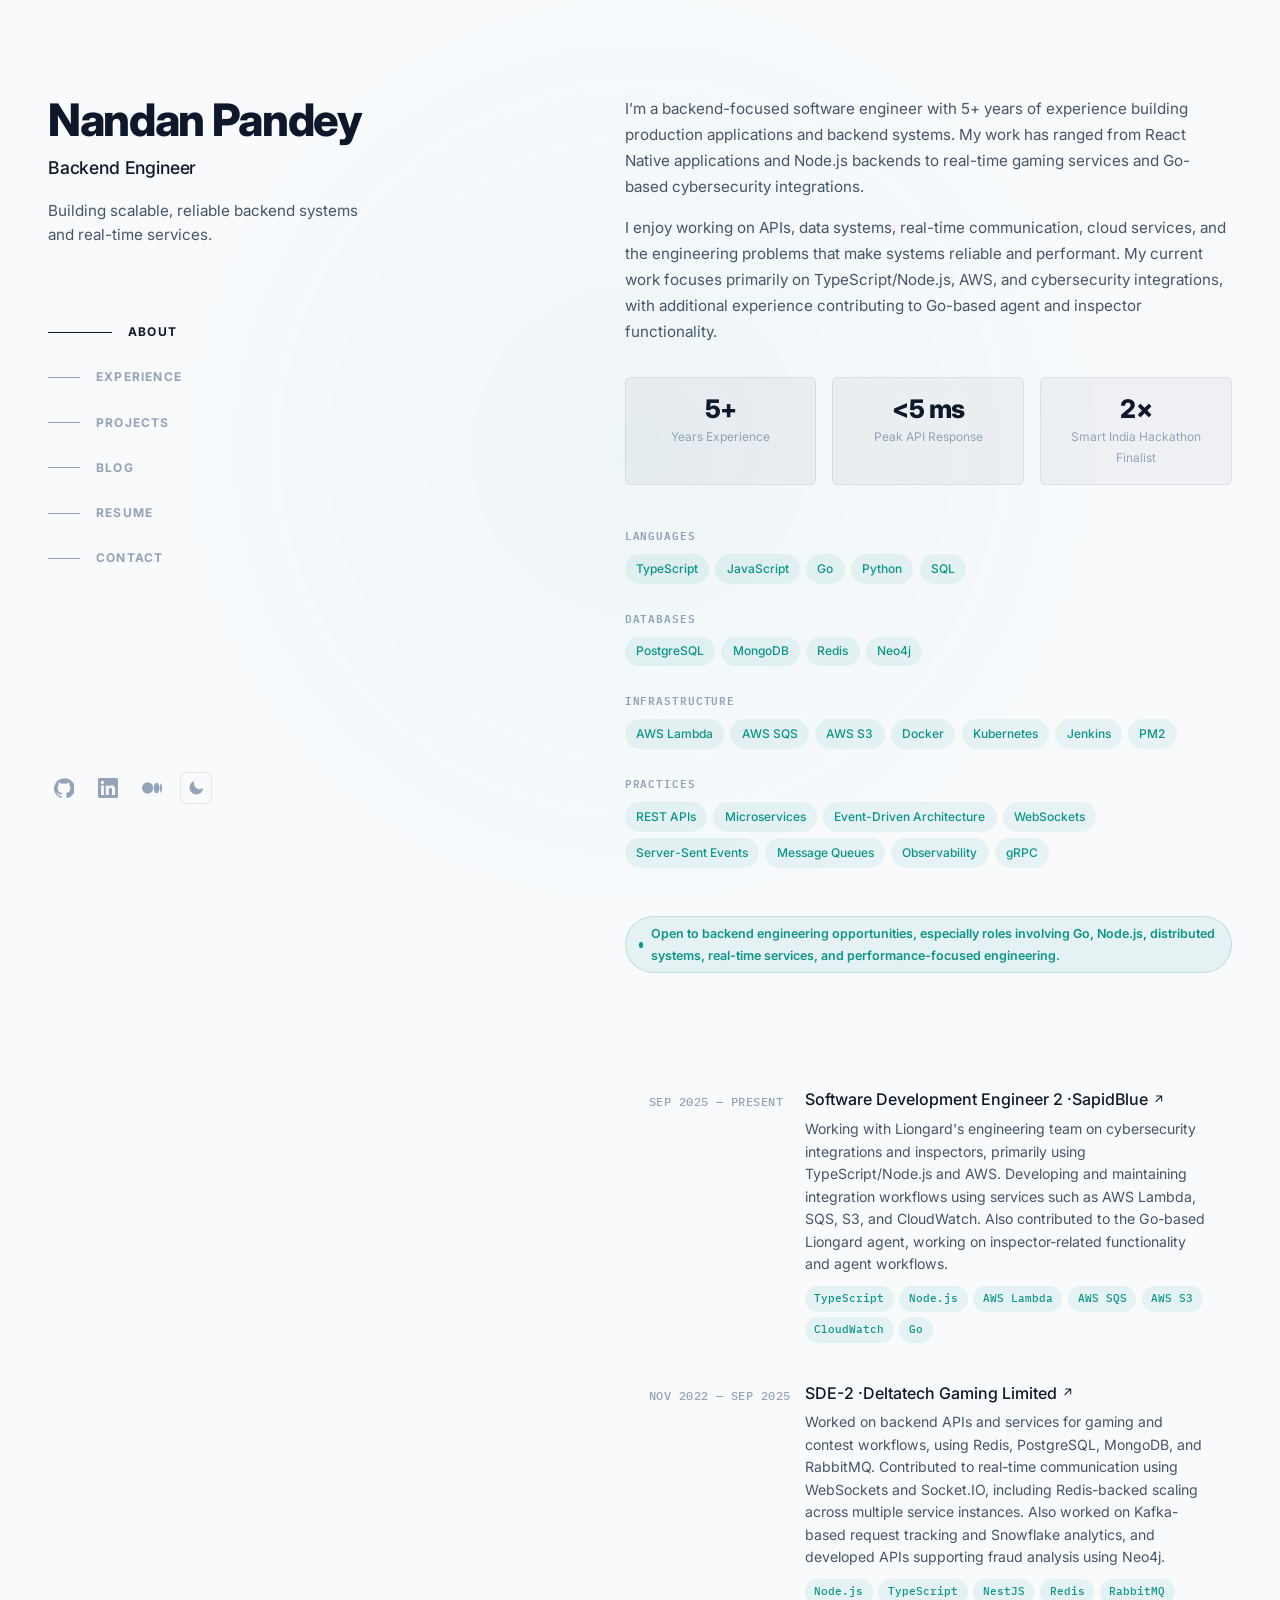
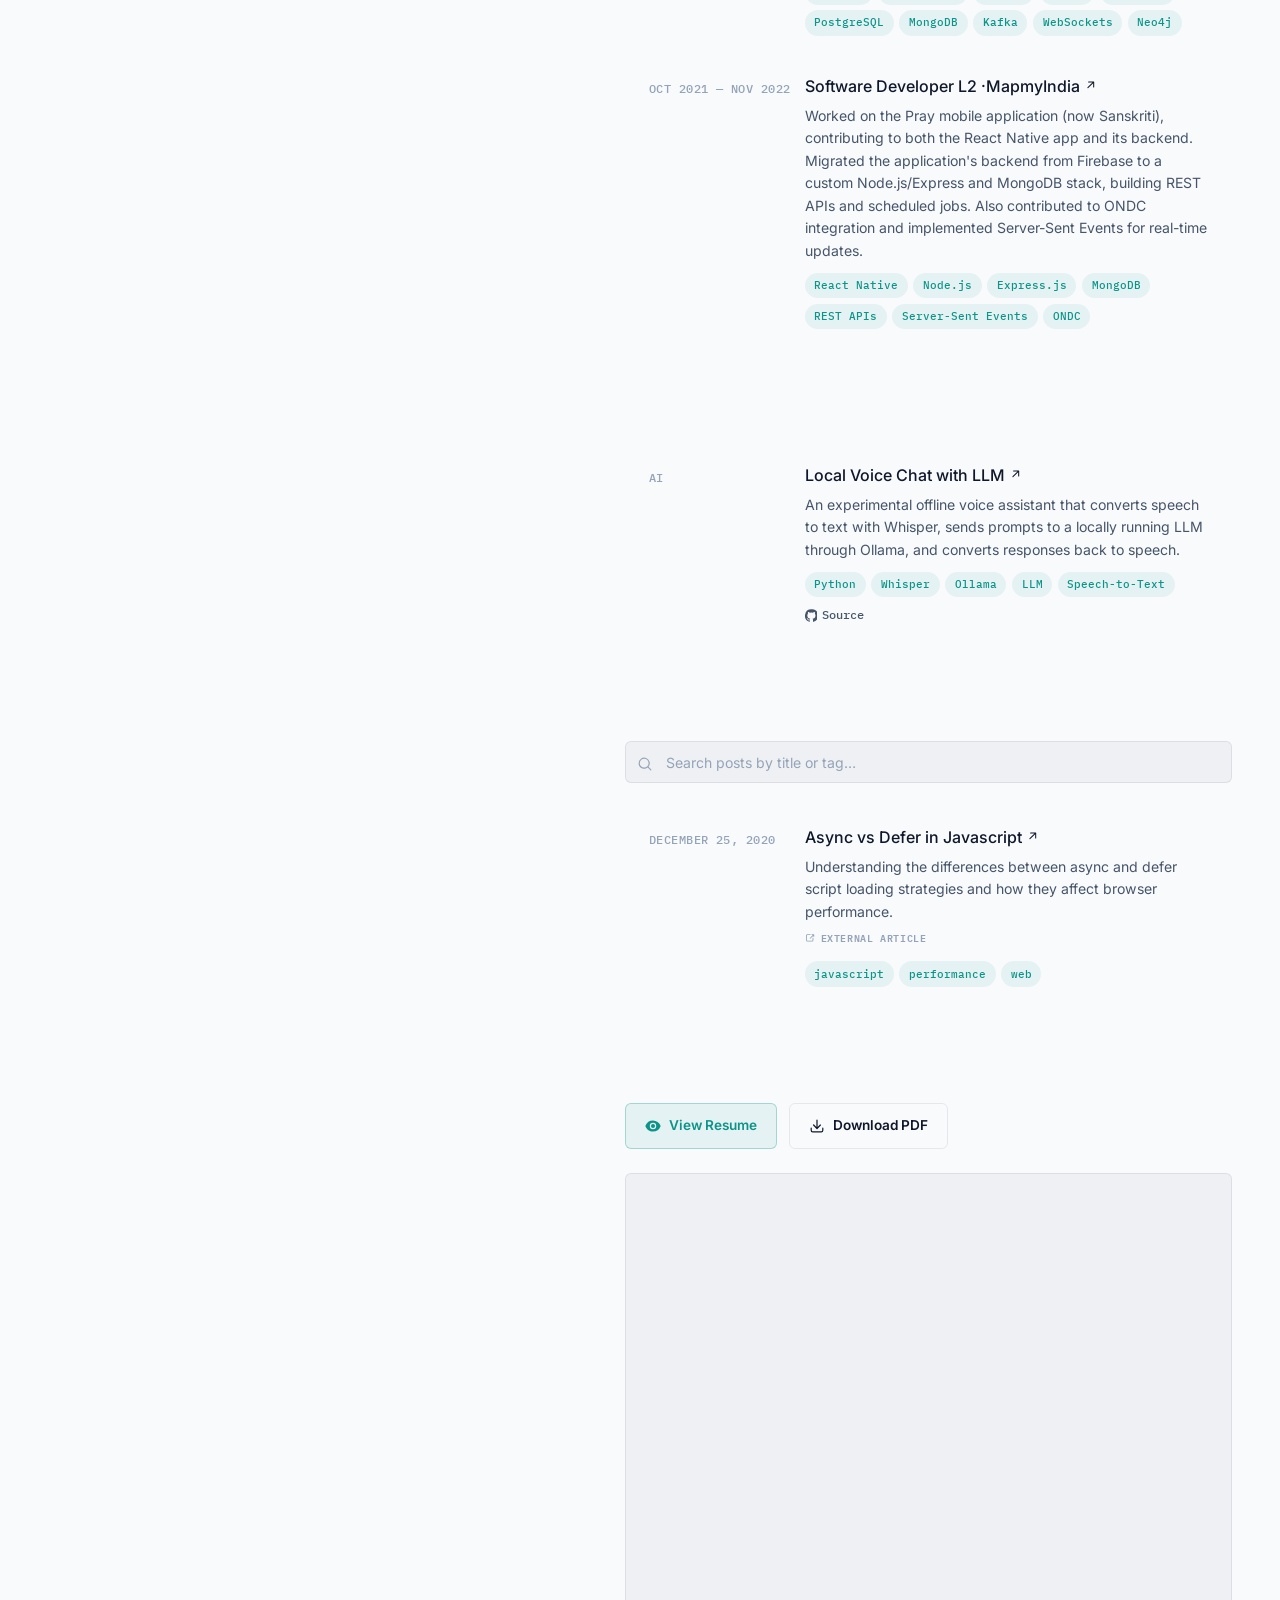
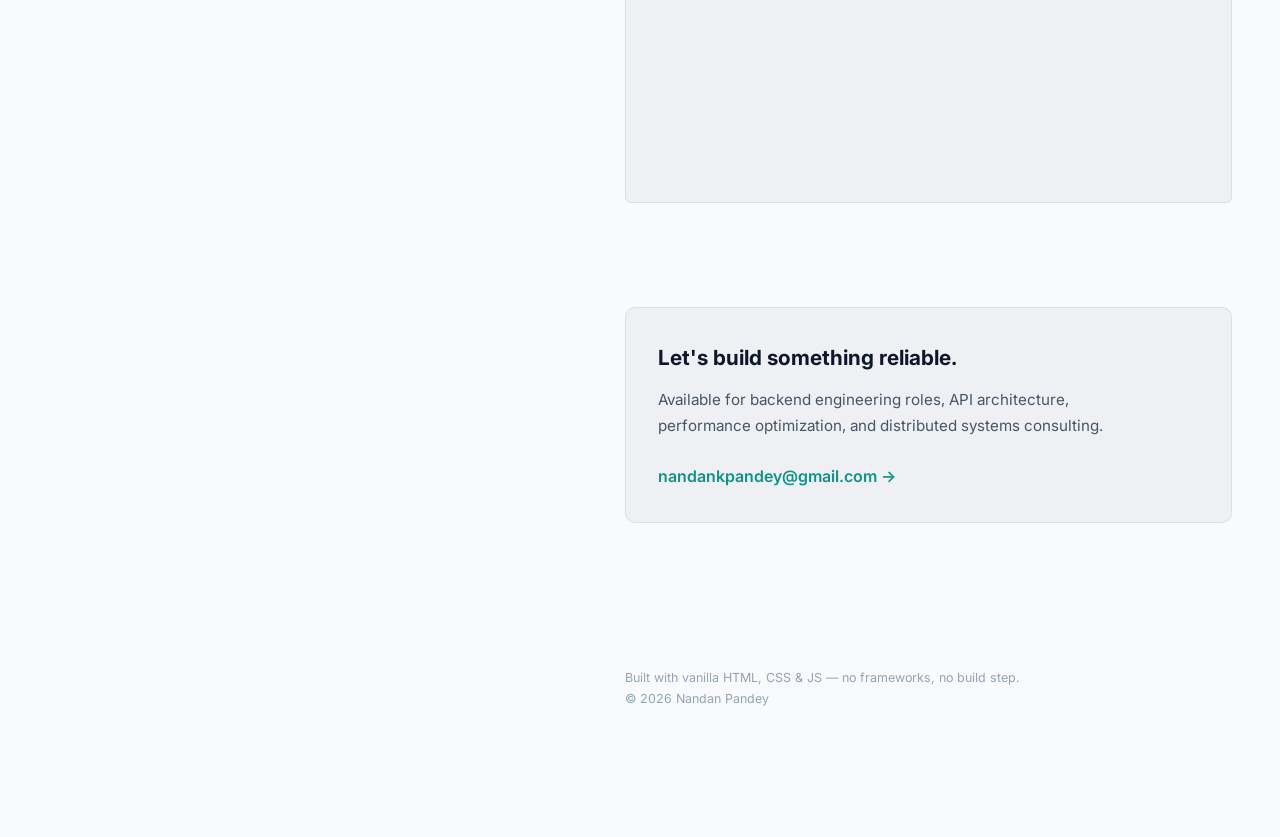
<file: index.html>
<!DOCTYPE html>
<html lang="en">

<head>
    <meta charset="UTF-8">
    <meta name="viewport" content="width=device-width, initial-scale=1.0">
    <meta name="description"
        content="Nandan Pandey — Backend engineer building scalable APIs, distributed systems, and resilient data platforms.">
    <meta name="author" content="Nandan Pandey">

    <!-- Open Graph -->
    <meta property="og:title" content="Nandan Pandey | Backend Engineer">
    <meta property="og:description"
        content="Backend engineer building scalable APIs, distributed systems, and resilient data platforms.">
    <meta property="og:type" content="website">

    <!-- Twitter Card -->
    <meta name="twitter:card" content="summary">
    <meta name="twitter:title" content="Nandan Pandey | Backend Engineer">
    <meta name="twitter:description"
        content="Backend engineer building scalable APIs, distributed systems, and resilient data platforms.">

    <title>Nandan Pandey | Backend Engineer</title>
    <link rel="icon" type="image/svg+xml" href="./assets/favicon.svg">
    <link rel="stylesheet" href="./css/styles.css">
    <script type="module" src="./js/main.js" defer></script>
    <!-- Prevent FOUC: apply theme before paint -->
    <script>
        (function () {
            var t = localStorage.getItem('theme');
            if (t !== 'light' && t !== 'dark') t = window.matchMedia('(prefers-color-scheme: dark)').matches ? 'dark' : 'light';
            document.documentElement.setAttribute('data-theme', t);
        })();
    </script>
</head>

<body>
    <a href="#content" class="skip-link">Skip to Content</a>

    <!-- Cursor spotlight (desktop only) -->
    <div class="spotlight" aria-hidden="true"></div>

    <div class="page-wrapper">
        <!-- ── Left Sidebar ────────────────────────────── -->
        <header class="sidebar" id="sidebar">
            <div>
                <div class="sidebar-brand">
                    <h1><a href="./">Nandan Pandey</a></h1>
                    <h2 id="sidebar-title">Backend Engineer</h2>
                    <p id="sidebar-tagline">Building reliable backend systems that survive real traffic.</p>
                </div>

                <nav class="section-nav" aria-label="In-page navigation">
                    <ul>
                        <li><a href="#about" class="active">
                                <span class="nav-indicator"></span>
                                <span>About</span>
                            </a></li>
                        <li><a href="#experience">
                                <span class="nav-indicator"></span>
                                <span>Experience</span>
                            </a></li>
                        <li><a href="#projects">
                                <span class="nav-indicator"></span>
                                <span>Projects</span>
                            </a></li>
                        <li><a href="#writing">
                                <span class="nav-indicator"></span>
                                <span>Blog</span>
                            </a></li>
                        <li><a href="#resume">
                                <span class="nav-indicator"></span>
                                <span>Resume</span>
                            </a></li>
                        <li><a href="#contact">
                                <span class="nav-indicator"></span>
                                <span>Contact</span>
                            </a></li>
                    </ul>
                </nav>
            </div>

            <div class="sidebar-bottom" id="sidebar-socials">
                <!-- Social links rendered by JS from profile.json -->
            </div>
        </header>

        <!-- ── Right Content ───────────────────────────── -->
        <main class="main-content" id="content">

            <!-- About -->
            <section class="section" id="about" aria-label="About me">
                <div class="section-label">About</div>
                <div id="about-content">
                    <!-- Rendered by JS -->
                </div>
            </section>

            <!-- Experience -->
            <section class="section" id="experience" aria-label="Work experience">
                <div class="section-label">Experience</div>
                <div id="experience-content" class="interactive-list">
                    <!-- Rendered by JS -->
                </div>
            </section>

            <!-- Projects -->
            <section class="section" id="projects" aria-label="Selected projects">
                <div class="section-label">Projects</div>
                <div id="projects-content" class="interactive-list">
                    <!-- Rendered by JS -->
                </div>
            </section>

            <!-- Writing / Blogs -->
            <section class="section" id="writing" aria-label="Blog posts and writing">
                <div class="section-label">Writing</div>
                <div id="blogs-search-container">
                    <!-- Search bar rendered by JS -->
                </div>
                <div id="blogs-content" class="interactive-list">
                    <!-- Rendered by JS -->
                </div>
            </section>

            <!-- Resume -->
            <section class="section" id="resume" aria-label="Resume">
                <div class="section-label">Resume</div>
                <div id="resume-content">
                    <!-- Rendered by JS -->
                </div>
            </section>

            <!-- Contact -->
            <section class="section" id="contact" aria-label="Contact information">
                <div class="section-label">Contact</div>
                <div id="contact-content">
                    <!-- Rendered by JS -->
                </div>
            </section>

            <!-- Footer -->
            <footer class="footer" id="footer-content">
                <!-- Rendered by JS -->
            </footer>
        </main>
    </div>

    <!-- Mobile bottom nav -->
    <nav class="mobile-nav" id="mobile-nav" aria-label="Mobile navigation">
        <a href="#about">About</a>
        <a href="#experience">Exp</a>
        <a href="#projects">Projects</a>
        <a href="#writing">Blog</a>
        <a href="#resume">Resume</a>
        <a href="#contact">Contact</a>
    </nav>

    <!-- Scroll to top (mobile only) -->
    <button class="scroll-to-top" id="scroll-to-top" aria-label="Scroll to top" type="button">
        <svg viewBox="0 0 20 20" fill="currentColor" aria-hidden="true"><path fill-rule="evenodd" d="M14.77 12.79a.75.75 0 01-1.06-.02L10 8.832 6.29 12.77a.75.75 0 11-1.08-1.04l4.25-4.5a.75.75 0 011.08 0l4.25 4.5a.75.75 0 01-.02 1.06z" clip-rule="evenodd"/></svg>
    </button>
</body>

</html>
</file>
<file: css/styles.css>
/* ============================================================
   Portfolio — Design System & Styles
   Fonts: Sora (sans) + IBM Plex Mono (mono)
   ============================================================ */

@import url('https://fonts.googleapis.com/css2?family=Inter:wght@400;500;600;700;800&family=IBM+Plex+Mono:wght@400;500;600&display=swap');

/* ── Tokens ─────────────────────────────────────────────────── */
:root {
    /* Palette — refined slate + teal */
    --bg: #0f172a;
    --bg-alt: #1e293b;
    --surface: #1e293b;
    --surface-hover: rgba(148, 163, 184, 0.08);
    --text: #e2e8f0;
    --text-secondary: #94a3b8;
    --text-muted: #64748b;
    --accent: #5eead4;
    --accent-muted: rgba(94, 234, 212, 0.1);
    --accent-text: #5eead4;
    --border: rgba(148, 163, 184, 0.12);
    --border-hover: rgba(148, 163, 184, 0.25);
    --selection-bg: rgba(94, 234, 212, 0.25);
    --selection-text: #e2e8f0;
    --shadow: 0 10px 30px -15px rgba(2, 12, 27, 0.7);
    --spotlight: rgba(29, 78, 216, 0.07);

    /* Sizing */
    --nav-width: 48%;
    --content-width: 52%;
    --max-width: 1280px;
    --radius: 6px;
    --radius-lg: 10px;

    /* Typography */
    --font-sans: 'Inter', -apple-system, 'Segoe UI', sans-serif;
    --font-mono: 'IBM Plex Mono', 'SF Mono', Menlo, monospace;

    /* Transitions */
    --ease: cubic-bezier(0.4, 0, 0.2, 1);
    --duration: 200ms;
}

/* ── Light theme ────────────────────────────────────────────── */
html[data-theme='light'] {
    --bg: #f8fafc;
    --bg-alt: #f1f5f9;
    --surface: #ffffff;
    --surface-hover: rgba(15, 23, 42, 0.04);
    --text: #0f172a;
    --text-secondary: #475569;
    --text-muted: #94a3b8;
    --accent: #0d9488;
    --accent-muted: rgba(13, 148, 136, 0.08);
    --accent-text: #0d9488;
    --border: rgba(15, 23, 42, 0.08);
    --border-hover: rgba(15, 23, 42, 0.15);
    --selection-bg: rgba(13, 148, 136, 0.2);
    --selection-text: #0f172a;
    --shadow: 0 10px 30px -15px rgba(15, 23, 42, 0.1);
    --spotlight: rgba(13, 148, 136, 0.04);
}

/* ── Reset ──────────────────────────────────────────────────── */
*,
*::before,
*::after {
    box-sizing: border-box;
    margin: 0;
    padding: 0;
}

html {
    scroll-behavior: smooth;
}

@media (prefers-reduced-motion: reduce) {
    html {
        scroll-behavior: auto;
    }

    *,
    *::before,
    *::after {
        animation-duration: 0.01ms !important;
        transition-duration: 0.01ms !important;
    }
}

body {
    background: var(--bg);
    color: var(--text-secondary);
    font-family: var(--font-sans);
    font-size: 0.95rem;
    line-height: 1.7;
    -webkit-font-smoothing: antialiased;
    -moz-osx-font-smoothing: grayscale;
}

::selection {
    background: var(--selection-bg);
    color: var(--selection-text);
}

img {
    max-width: 100%;
    display: block;
}

a {
    color: inherit;
    text-decoration: none;
    transition: color var(--duration) var(--ease);
}

ul,
ol {
    list-style: none;
}

/* ── Skip to content (a11y) ────────────────────────────────── */
.skip-link {
    position: absolute;
    top: 0;
    left: 0;
    transform: translateX(-200%);
    padding: 0.5rem 1rem;
    background: var(--accent);
    color: var(--bg);
    font-weight: 700;
    font-size: 0.8rem;
    text-transform: uppercase;
    letter-spacing: 0.05em;
    border-radius: 0 0 var(--radius) 0;
    z-index: 100;
}

.skip-link:focus {
    transform: translateX(0);
}

/* ── Cursor spotlight overlay ──────────────────────────────── */
.spotlight {
    pointer-events: none;
    position: fixed;
    inset: 0;
    z-index: 1;
    transition: opacity 300ms var(--ease);
    background: radial-gradient(600px circle at var(--cursor-x, 50%) var(--cursor-y, 50%),
            var(--spotlight),
            transparent 80%);
}

/* ── Layout: two-column ────────────────────────────────────── */
.page-wrapper {
    position: relative;
    min-height: 100vh;
    max-width: var(--max-width);
    margin: 0 auto;
    padding: 0 1.5rem;
}

@media (min-width: 1024px) {
    .page-wrapper {
        display: flex;
        justify-content: space-between;
        gap: 1rem;
        padding: 0 3rem;
    }
}

/* ── Sidebar (left) ────────────────────────────────────────── */
.sidebar {
    padding: 3rem 0 1.5rem;
}

@media (min-width: 1024px) {
    .sidebar {
        position: sticky;
        top: 0;
        display: flex;
        flex-direction: column;
        justify-content: space-between;
        width: var(--nav-width);
        max-height: 100vh;
        padding: 6rem 0;
    }
}

.sidebar-brand h1 {
    font-size: clamp(2.2rem, 5vw, 2.8rem);
    font-weight: 800;
    color: var(--text);
    letter-spacing: -0.03em;
    line-height: 1.1;
}

.sidebar-brand h1 a {
    color: var(--text);
}

.sidebar-brand h1 a:hover {
    color: var(--accent-text);
}

.sidebar-brand h2 {
    font-size: 1.1rem;
    font-weight: 500;
    color: var(--text);
    margin-top: 0.5rem;
    letter-spacing: -0.01em;
}

.sidebar-brand p {
    margin-top: 1rem;
    max-width: 320px;
    line-height: 1.6;
    color: var(--text-secondary);
}

/* ── Section Nav (left sidebar) ────────────────────────────── */
.section-nav {
    display: none;
    margin-top: 4rem;
}

@media (min-width: 1024px) {
    .section-nav {
        display: block;
    }
}

.section-nav ul {
    display: flex;
    flex-direction: column;
    gap: 0.25rem;
}

.section-nav a {
    display: flex;
    align-items: center;
    gap: 1rem;
    padding: 0.65rem 0;
    font-size: 0.75rem;
    font-weight: 700;
    text-transform: uppercase;
    letter-spacing: 0.1em;
    color: var(--text-muted);
    transition: color var(--duration) var(--ease);
}

.section-nav a:hover,
.section-nav a.active {
    color: var(--text);
}

.nav-indicator {
    display: inline-block;
    width: 2rem;
    height: 1px;
    background: var(--text-muted);
    transition: width var(--duration) var(--ease),
        background var(--duration) var(--ease);
}

.section-nav a:hover .nav-indicator,
.section-nav a.active .nav-indicator {
    width: 4rem;
    background: var(--text);
}

/* ── Sidebar bottom (socials + theme) ──────────────────────── */
.sidebar-bottom {
    display: flex;
    align-items: center;
    gap: 0.75rem;
    margin-top: 2rem;
}

@media (min-width: 1024px) {
    .sidebar-bottom {
        margin-top: 0;
    }
}

.social-link {
    display: inline-flex;
    align-items: center;
    justify-content: center;
    width: 2rem;
    height: 2rem;
    color: var(--text-muted);
    transition: color var(--duration) var(--ease);
}

.social-link:hover {
    color: var(--text);
}

.social-link svg {
    width: 1.25rem;
    height: 1.25rem;
    fill: currentColor;
}

.theme-toggle {
    display: inline-flex;
    align-items: center;
    justify-content: center;
    width: 2rem;
    height: 2rem;
    border: 1px solid var(--border);
    border-radius: var(--radius);
    background: transparent;
    color: var(--text-muted);
    cursor: pointer;
    font-size: 0.9rem;
    transition: color var(--duration) var(--ease),
        border-color var(--duration) var(--ease);
}

.theme-toggle:hover {
    color: var(--text);
    border-color: var(--border-hover);
}

/* ── Main content (right) ──────────────────────────────────── */
.main-content {
    padding: 1.5rem 0 5rem;
}

@media (min-width: 1024px) {
    .main-content {
        width: var(--content-width);
        padding: 6rem 0;
    }
}

/* ── Sections ──────────────────────────────────────────────── */
.section {
    margin-bottom: 6rem;
    scroll-margin-top: 5rem;
}

.section:last-child {
    margin-bottom: 3rem;
}

/* Sticky section label (mobile) */
.section-label {
    position: sticky;
    top: 0;
    z-index: 10;
    padding: 1rem 0;
    margin: 0 -1.5rem;
    padding-left: 1.5rem;
    padding-right: 1.5rem;
    background: color-mix(in srgb, var(--bg) 85%, transparent);
    backdrop-filter: blur(10px);
    -webkit-backdrop-filter: blur(10px);
    font-size: 0.8rem;
    font-weight: 700;
    text-transform: uppercase;
    letter-spacing: 0.1em;
    color: var(--text);
}

@media (min-width: 1024px) {
    .section-label {
        /* sr-only on desktop — hidden but accessible */
        position: absolute;
        width: 1px;
        height: 1px;
        padding: 0;
        margin: -1px;
        overflow: hidden;
        clip: rect(0, 0, 0, 0);
        white-space: nowrap;
        border: 0;
    }
}

/* ── Text styles ───────────────────────────────────────────── */
.section-text p {
    margin-bottom: 1rem;
    line-height: 1.7;
}

.section-text a {
    color: var(--text);
    font-weight: 500;
    transition: color var(--duration) var(--ease);
}

.section-text a:hover {
    color: var(--accent-text);
}

/* ── Availability badge ────────────────────────────────────── */
.availability-badge {
    display: inline-flex;
    align-items: center;
    gap: 0.5rem;
    padding: 0.4rem 0.85rem;
    background: var(--accent-muted);
    border: 1px solid color-mix(in srgb, var(--accent) 20%, transparent);
    border-radius: 999px;
    font-size: 0.78rem;
    font-weight: 600;
    color: var(--accent-text);
    margin-top: 1.5rem;
}

.availability-dot {
    width: 6px;
    height: 6px;
    border-radius: 50%;
    background: var(--accent-text);
    animation: pulse-dot 2s ease-in-out infinite;
}

@keyframes pulse-dot {

    0%,
    100% {
        opacity: 1;
        transform: scale(1);
    }

    50% {
        opacity: 0.5;
        transform: scale(0.8);
    }
}

/* ── Skills grid ───────────────────────────────────────────── */
.skills-section {
    margin-top: 2.5rem;
}

.skills-category {
    margin-bottom: 1.5rem;
}

.skills-category-label {
    font-family: var(--font-mono);
    font-size: 0.7rem;
    font-weight: 600;
    text-transform: uppercase;
    letter-spacing: 0.08em;
    color: var(--text-muted);
    margin-bottom: 0.6rem;
}

.skills-list {
    display: flex;
    flex-wrap: wrap;
    gap: 0.4rem;
}

.skill-chip {
    display: inline-flex;
    align-items: center;
    padding: 0.3rem 0.7rem;
    background: var(--accent-muted);
    color: var(--accent-text);
    font-size: 0.75rem;
    font-weight: 500;
    border-radius: 999px;
    white-space: nowrap;
}

/* ── Metrics row ───────────────────────────────────────────── */
.metrics-row {
    display: grid;
    grid-template-columns: repeat(auto-fit, minmax(120px, 1fr));
    gap: 1rem;
    margin-top: 2rem;
}

.metric {
    padding: 1rem;
    background: var(--surface-hover);
    border: 1px solid var(--border);
    border-radius: var(--radius);
    text-align: center;
}

.metric-value {
    display: block;
    font-size: 1.6rem;
    font-weight: 800;
    color: var(--text);
    line-height: 1.2;
    letter-spacing: -0.02em;
}

.metric-label {
    display: block;
    font-size: 0.75rem;
    color: var(--text-muted);
    margin-top: 0.2rem;
}

/* ── Interactive list (experience, projects) ───────────────── */
.interactive-list {
    display: flex;
    flex-direction: column;
    gap: 0;
}

.interactive-item {
    position: relative;
    display: grid;
    grid-template-columns: 1fr;
    gap: 0.25rem;
    padding: 1.25rem 1rem;
    border-radius: var(--radius-lg);
    transition: background var(--duration) var(--ease),
        opacity var(--duration) var(--ease);
    cursor: default;
}

@media (min-width: 640px) {
    .interactive-item {
        grid-template-columns: 140px 1fr;
        gap: 1rem;
        padding: 1.25rem 1.5rem;
    }
}

/* Hover dimming — hovering one dims siblings */
.interactive-list:hover .interactive-item {
    opacity: 0.5;
}

.interactive-list:hover .interactive-item:hover {
    opacity: 1;
    background: var(--surface-hover);
}

/* Focus-visible for keyboard nav */
.interactive-item:has(a:focus-visible) {
    opacity: 1 !important;
    background: var(--surface-hover);
    outline: 2px solid var(--accent);
    outline-offset: -2px;
}

/* Inset shadow on hover (Brittany Chiang style) */
.interactive-item::before {
    content: '';
    position: absolute;
    inset: 0;
    border-radius: var(--radius-lg);
    opacity: 0;
    box-shadow: inset 0 1px 0 0 rgba(148, 163, 184, 0.1);
    filter: drop-shadow(0 4px 6px rgba(0, 0, 0, 0.1));
    transition: opacity var(--duration) var(--ease);
    pointer-events: none;
}

.interactive-item:hover::before {
    opacity: 1;
}

.item-header {
    font-family: var(--font-mono);
    font-size: 0.75rem;
    font-weight: 500;
    color: var(--text-muted);
    text-transform: uppercase;
    letter-spacing: 0.04em;
    padding-top: 0.2rem;
    white-space: nowrap;
}

.item-body {
    position: relative;
}

.item-title {
    font-size: 1rem;
    font-weight: 500;
    color: var(--text);
    line-height: 1.3;
}

.item-title a {
    color: var(--text);
    display: inline-flex;
    align-items: baseline;
}

.item-title a:hover {
    color: var(--accent-text);
}

/* Arrow icon for links */
.link-arrow {
    display: inline-block;
    width: 0.85rem;
    height: 0.85rem;
    margin-left: 0.3rem;
    transition: transform var(--duration) var(--ease);
    flex-shrink: 0;
}

.interactive-item:hover .link-arrow {
    transform: translate(2px, -2px);
}

.item-subtitle {
    font-size: 0.85rem;
    color: var(--text-muted);
    margin-top: 0.15rem;
}

.item-description {
    font-size: 0.88rem;
    color: var(--text-secondary);
    margin-top: 0.5rem;
    line-height: 1.6;
}

/* ── Tag chips ─────────────────────────────────────────────── */
.tag-list {
    display: flex;
    flex-wrap: wrap;
    gap: 0.35rem;
    margin-top: 0.65rem;
}

.tag {
    display: inline-flex;
    align-items: center;
    padding: 0.2rem 0.6rem;
    background: var(--accent-muted);
    color: var(--accent-text);
    font-size: 0.7rem;
    font-weight: 500;
    border-radius: 999px;
    font-family: var(--font-mono);
}

/* ── Item links ────────────────────────────────────────────── */
.item-links {
    display: flex;
    gap: 1rem;
    margin-top: 0.5rem;
}

.item-link {
    display: inline-flex;
    align-items: center;
    gap: 0.3rem;
    font-family: var(--font-mono);
    font-size: 0.75rem;
    font-weight: 500;
    color: var(--text-secondary);
    transition: color var(--duration) var(--ease);
}

.item-link:hover {
    color: var(--accent-text);
}

.item-link svg {
    width: 0.8rem;
    height: 0.8rem;
    fill: currentColor;
}

/* ── Blog-specific: external badge ─────────────────────────── */
.external-badge {
    display: inline-flex;
    align-items: center;
    gap: 0.3rem;
    font-family: var(--font-mono);
    font-size: 0.65rem;
    font-weight: 600;
    text-transform: uppercase;
    letter-spacing: 0.06em;
    color: var(--text-muted);
    margin-top: 0.35rem;
}

.external-badge svg {
    width: 0.7rem;
    height: 0.7rem;
    fill: currentColor;
}

.reading-time {
    font-family: var(--font-mono);
    font-size: 0.7rem;
    color: var(--text-muted);
    margin-top: 0.35rem;
}

/* ── Blog search ───────────────────────────────────────────── */
.blog-search-wrapper {
    margin-bottom: 1.5rem;
}

.blog-search {
    width: 100%;
    padding: 0.7rem 1rem 0.7rem 2.5rem;
    background: var(--surface-hover);
    border: 1px solid var(--border);
    border-radius: var(--radius);
    color: var(--text);
    font-family: var(--font-sans);
    font-size: 0.88rem;
    outline: none;
    transition: border-color var(--duration) var(--ease),
        background var(--duration) var(--ease);
}

.blog-search::placeholder {
    color: var(--text-muted);
}

.blog-search:focus {
    border-color: var(--accent-text);
    background: color-mix(in srgb, var(--accent-muted) 30%, transparent);
}

.blog-search-wrapper {
    position: relative;
}

.blog-search-icon {
    position: absolute;
    left: 0.8rem;
    top: 50%;
    transform: translateY(-50%);
    width: 1rem;
    height: 1rem;
    color: var(--text-muted);
    pointer-events: none;
}

.blog-no-results {
    padding: 2rem 1rem;
    text-align: center;
    color: var(--text-muted);
    font-size: 0.9rem;
}

/* ── Resume section ────────────────────────────────────────── */
.resume-actions {
    display: flex;
    gap: 0.75rem;
    flex-wrap: wrap;
    margin-bottom: 1.5rem;
}

.btn {
    display: inline-flex;
    align-items: center;
    gap: 0.5rem;
    padding: 0.65rem 1.2rem;
    border: 1px solid var(--border);
    border-radius: var(--radius);
    background: transparent;
    color: var(--text);
    font-family: var(--font-sans);
    font-weight: 600;
    font-size: 0.85rem;
    cursor: pointer;
    text-decoration: none;
    transition: background var(--duration) var(--ease),
        border-color var(--duration) var(--ease),
        transform 120ms var(--ease);
}

.btn:hover {
    background: var(--surface-hover);
    border-color: var(--border-hover);
    transform: translateY(-1px);
}

.btn-accent {
    background: var(--accent-muted);
    border-color: color-mix(in srgb, var(--accent) 30%, transparent);
    color: var(--accent-text);
}

.btn-accent:hover {
    background: color-mix(in srgb, var(--accent) 20%, transparent);
}

.btn svg {
    width: 1rem;
    height: 1rem;
    fill: currentColor;
}

.resume-viewer {
    width: 100%;
    height: 70vh;
    min-height: 500px;
    border: 1px solid var(--border);
    border-radius: var(--radius);
    background: var(--surface-hover);
}

.resume-mobile-note {
    display: none;
    padding: 1.5rem;
    text-align: center;
    color: var(--text-muted);
    font-size: 0.88rem;
    border: 1px dashed var(--border);
    border-radius: var(--radius);
    margin-top: 1rem;
}

/* @media (max-width: 768px) {
    .resume-viewer {
        display: none;
    }

    .resume-mobile-note {
        display: block;
    }
} */

/* ── Contact section ───────────────────────────────────────── */
.contact-cta {
    padding: 2rem;
    background: var(--surface-hover);
    border: 1px solid var(--border);
    border-radius: var(--radius-lg);
}

.contact-cta h3 {
    font-size: 1.3rem;
    font-weight: 700;
    color: var(--text);
    margin-bottom: 0.75rem;
}

.contact-cta p {
    max-width: 50ch;
    margin-bottom: 1.5rem;
}

.contact-email {
    display: inline-flex;
    align-items: center;
    gap: 0.5rem;
    color: var(--accent-text);
    font-weight: 600;
    font-size: 1rem;
    transition: opacity var(--duration) var(--ease);
}

.contact-email:hover {
    opacity: 0.8;
}

/* ── Footer ────────────────────────────────────────────────── */
.footer {
    padding: 3rem 0 2rem;
    font-size: 0.78rem;
    color: var(--text-muted);
    line-height: 1.7;
}

.footer a {
    color: var(--text-secondary);
    transition: color var(--duration) var(--ease);
}

.footer a:hover {
    color: var(--accent-text);
}

/* ── Mobile bottom nav ─────────────────────────────────────── */
.mobile-nav {
    display: none;
}

/* ── Scroll-to-top button ──────────────────────────────────── */
.scroll-to-top {
    display: none;
}

@media (max-width: 1023px) {
    .mobile-nav {
        display: flex;
        position: fixed;
        bottom: 0;
        left: 0;
        right: 0;
        z-index: 50;
        gap: 0.1rem;
        padding: 0.5rem 0.4rem;
        padding-bottom: calc(0.5rem + env(safe-area-inset-bottom, 0px));
        background: color-mix(in srgb, var(--bg) 92%, transparent);
        backdrop-filter: blur(16px);
        -webkit-backdrop-filter: blur(16px);
        border-top: 1px solid var(--border);
        justify-content: space-around;
    }

    .mobile-nav a {
        display: flex;
        align-items: center;
        justify-content: center;
        padding: 0.45rem 0.55rem;
        font-size: 0.6rem;
        font-weight: 700;
        text-transform: uppercase;
        letter-spacing: 0.04em;
        color: var(--text-muted);
        border-radius: 999px;
        transition: color var(--duration) var(--ease),
            background var(--duration) var(--ease);
        white-space: nowrap;
    }

    .mobile-nav a.active {
        color: var(--accent-text);
        background: var(--accent-muted);
    }

    /* Only apply :hover on devices with a real pointer (not touch) */
    @media (hover: hover) {
        .mobile-nav a:hover {
            color: var(--accent-text);
            background: var(--accent-muted);
        }
    }

    /* Scroll-to-top: sits above the mobile nav */
    .scroll-to-top {
        display: flex;
        position: fixed;
        bottom: calc(4.5rem + env(safe-area-inset-bottom, 0px));
        right: 1rem;
        z-index: 51;
        width: 2.2rem;
        height: 2.2rem;
        align-items: center;
        justify-content: center;
        border-radius: 50%;
        background: color-mix(in srgb, var(--bg) 92%, transparent);
        backdrop-filter: blur(16px);
        -webkit-backdrop-filter: blur(16px);
        border: 1px solid var(--border);
        color: var(--text-muted);
        cursor: pointer;
        opacity: 0;
        transform: translateY(10px);
        pointer-events: none;
        transition: opacity 300ms var(--ease),
            transform 300ms var(--ease),
            color var(--duration) var(--ease);
    }

    .scroll-to-top.visible {
        opacity: 1;
        transform: translateY(0);
        pointer-events: auto;
    }

    .scroll-to-top:hover {
        color: var(--accent-text);
    }

    .scroll-to-top svg {
        width: 1rem;
        height: 1rem;
        fill: currentColor;
    }

    /* Add bottom padding to body so content doesn't hide behind fixed nav */
    .main-content {
        padding-bottom: calc(5rem + env(safe-area-inset-bottom, 0px));
    }
}

/* ── Scroll reveal ─────────────────────────────────────────── */
.reveal {
    opacity: 0;
    transform: translateY(12px);
    transition: opacity 500ms var(--ease),
        transform 500ms var(--ease);
}

.reveal.is-visible {
    opacity: 1;
    transform: translateY(0);
}

.reveal-stagger {
    transition-delay: var(--stagger-delay, 0ms);
}

/* ── Blog detail page ──────────────────────────────────────── */
.blog-page {
    max-width: 720px;
    margin: 0 auto;
    padding: 3rem 1.5rem 5rem;
}

.blog-back {
    display: inline-flex;
    align-items: center;
    gap: 0.4rem;
    font-family: var(--font-mono);
    font-size: 0.78rem;
    font-weight: 600;
    color: var(--accent-text);
    margin-bottom: 2rem;
    transition: opacity var(--duration) var(--ease);
}

.blog-back:hover {
    opacity: 0.7;
}

.blog-back svg {
    width: 0.9rem;
    height: 0.9rem;
    fill: currentColor;
}

.blog-detail-header {
    margin-bottom: 2.5rem;
    padding-bottom: 1.5rem;
    border-bottom: 1px solid var(--border);
}

.blog-detail-header h1 {
    font-size: clamp(1.6rem, 4vw, 2.2rem);
    font-weight: 800;
    color: var(--text);
    letter-spacing: -0.02em;
    line-height: 1.2;
    margin-bottom: 0.75rem;
}

.blog-detail-meta {
    display: flex;
    align-items: center;
    gap: 1rem;
    font-family: var(--font-mono);
    font-size: 0.78rem;
    color: var(--text-muted);
}

/* ── Markdown body ─────────────────────────────────────────── */
.markdown-body {
    color: var(--text-secondary);
    line-height: 1.8;
}

.markdown-body h1,
.markdown-body h2,
.markdown-body h3 {
    color: var(--text);
    font-weight: 700;
    line-height: 1.3;
}

.markdown-body h1 {
    font-size: 1.8rem;
    margin: 2rem 0 1rem;
}

.markdown-body h2 {
    font-size: 1.35rem;
    margin: 2rem 0 0.75rem;
}

.markdown-body h3 {
    font-size: 1.1rem;
    margin: 1.5rem 0 0.5rem;
}

.markdown-body p {
    margin-bottom: 1rem;
}

.markdown-body ul,
.markdown-body ol {
    margin: 0.75rem 0 1rem 1.5rem;
}

.markdown-body li {
    list-style: disc;
    margin-bottom: 0.3rem;
}

.markdown-body ol li {
    list-style: decimal;
}

.markdown-body a {
    color: var(--accent-text);
    text-decoration: underline;
    text-underline-offset: 2px;
}

.markdown-body a:hover {
    opacity: 0.8;
}

.markdown-body pre {
    background: #0d1117;
    color: #e6edf3;
    padding: 1rem 1.25rem;
    border-radius: var(--radius);
    overflow-x: auto;
    margin: 1rem 0 1.25rem;
    font-size: 0.85rem;
    line-height: 1.6;
    border: 1px solid rgba(148, 163, 184, 0.1);
}

html[data-theme='light'] .markdown-body pre {
    background: #f6f8fa;
    color: #24292e;
    border-color: rgba(0, 0, 0, 0.08);
}

.markdown-body code {
    font-family: var(--font-mono);
    font-size: 0.85em;
}

.markdown-body p code,
.markdown-body li code {
    background: var(--accent-muted);
    color: var(--accent-text);
    padding: 0.15em 0.4em;
    border-radius: 4px;
    font-size: 0.82em;
}

.markdown-body blockquote {
    border-left: 3px solid var(--accent);
    padding-left: 1rem;
    color: var(--text-muted);
    margin: 1rem 0;
    font-style: italic;
}

.markdown-body hr {
    border: none;
    border-top: 1px solid var(--border);
    margin: 2rem 0;
}

.markdown-body strong {
    color: var(--text);
}

.markdown-body em {
    color: var(--text-secondary);
}

.markdown-body img {
    border-radius: var(--radius);
    margin: 1rem 0;
}

/* ── Section heading (used in "View all résumé" link style) ── */
.section-cta {
    display: inline-flex;
    align-items: baseline;
    gap: 0.3rem;
    font-weight: 600;
    color: var(--text);
    font-size: 0.9rem;
    margin-top: 1.5rem;
    transition: color var(--duration) var(--ease);
}

.section-cta:hover {
    color: var(--accent-text);
}

.section-cta .link-arrow {
    transition: transform var(--duration) var(--ease);
}

.section-cta:hover .link-arrow {
    transform: translate(2px, -2px);
}

/* ── 404 page ──────────────────────────────────────────────── */
.error-page {
    display: flex;
    flex-direction: column;
    align-items: center;
    justify-content: center;
    min-height: 100vh;
    padding: 2rem;
    text-align: center;
}

.error-code {
    font-size: 6rem;
    font-weight: 800;
    color: var(--text);
    letter-spacing: -0.05em;
    line-height: 1;
    opacity: 0.2;
}

.error-page h1 {
    font-size: 1.5rem;
    font-weight: 700;
    color: var(--text);
    margin-top: 1rem;
    margin-bottom: 0.5rem;
}

.error-page p {
    color: var(--text-muted);
    margin-bottom: 1.5rem;
    max-width: 40ch;
}

.error-path {
    font-family: var(--font-mono);
    font-size: 0.8rem;
    color: var(--text-muted);
    margin-bottom: 1.5rem;
    word-break: break-all;
}

/* ── Print styles ──────────────────────────────────────────── */
@media print {
    body {
        background: white;
        color: #111;
    }

    .sidebar,
    .mobile-nav,
    .spotlight,
    .theme-toggle {
        display: none !important;
    }

    .main-content {
        width: 100%;
        padding: 0;
    }

    .section {
        break-inside: avoid;
    }

    .interactive-list:hover .interactive-item {
        opacity: 1;
    }
}
</file>
